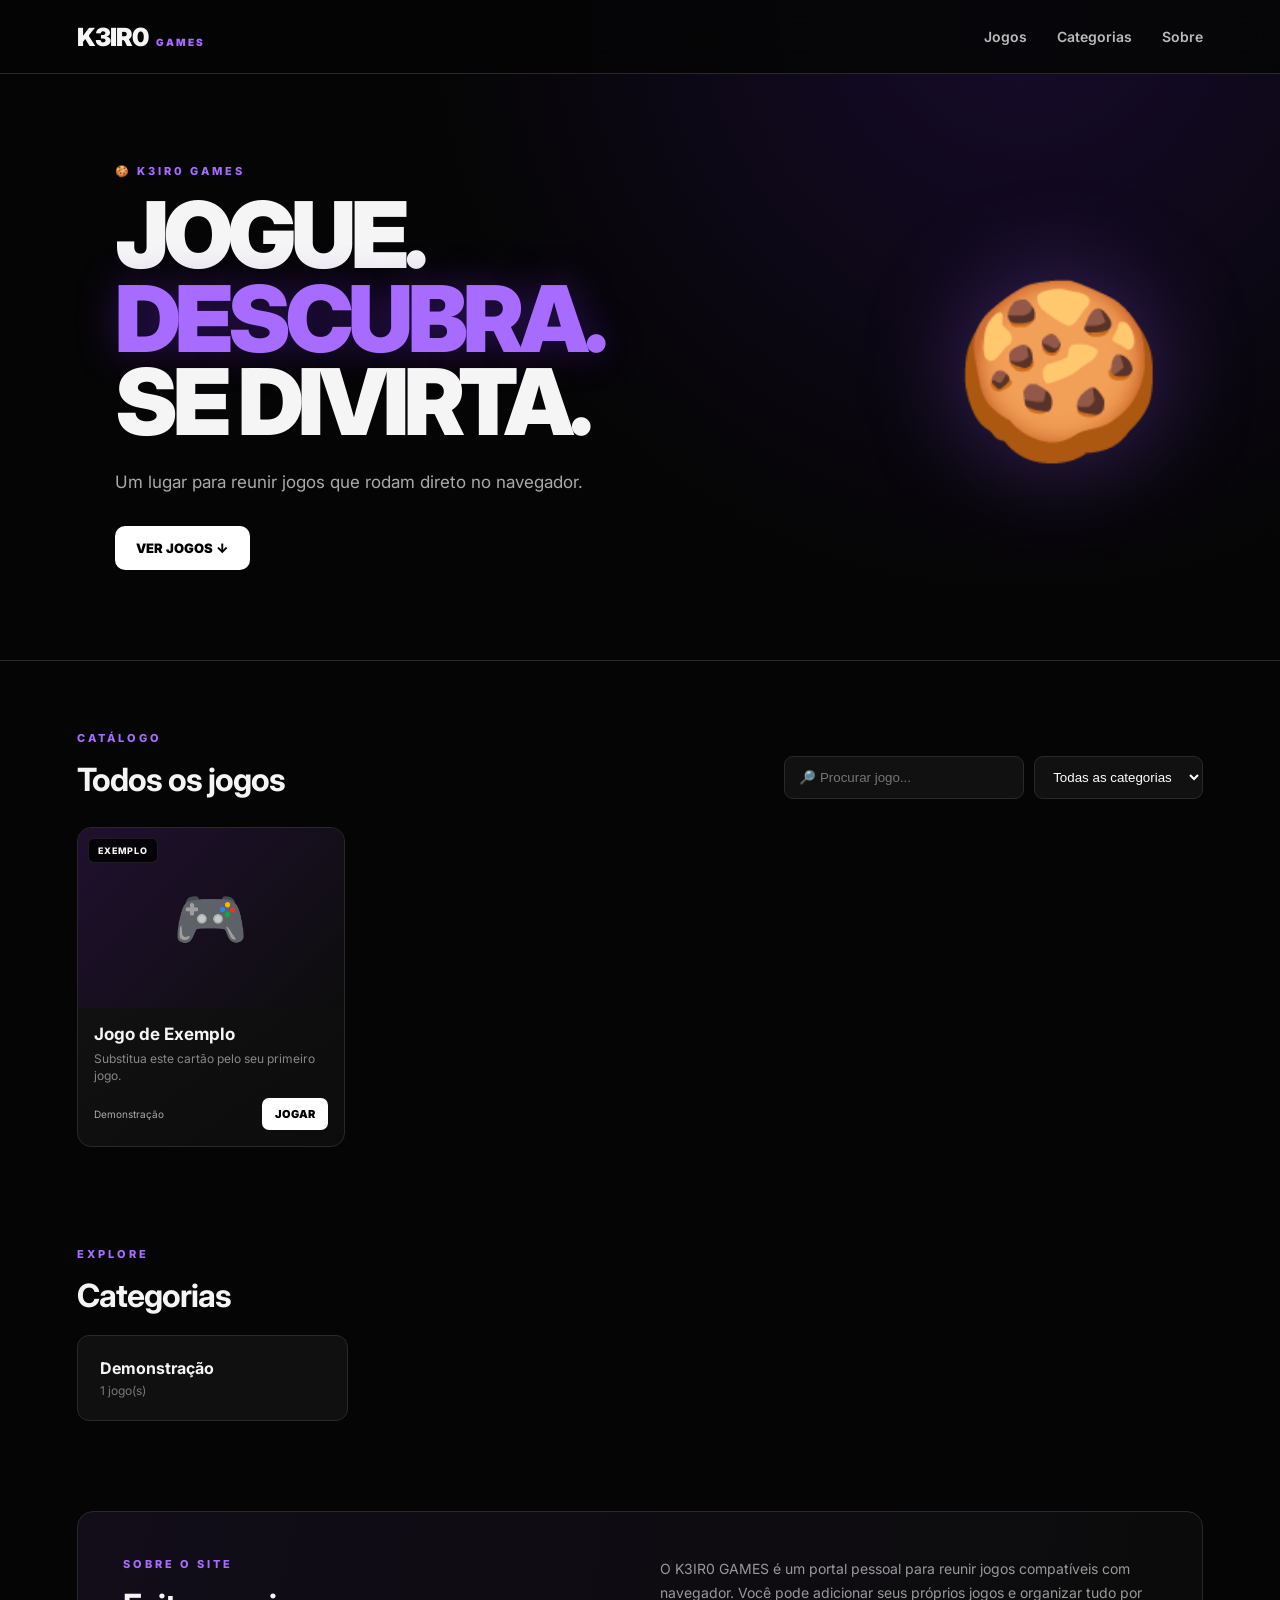
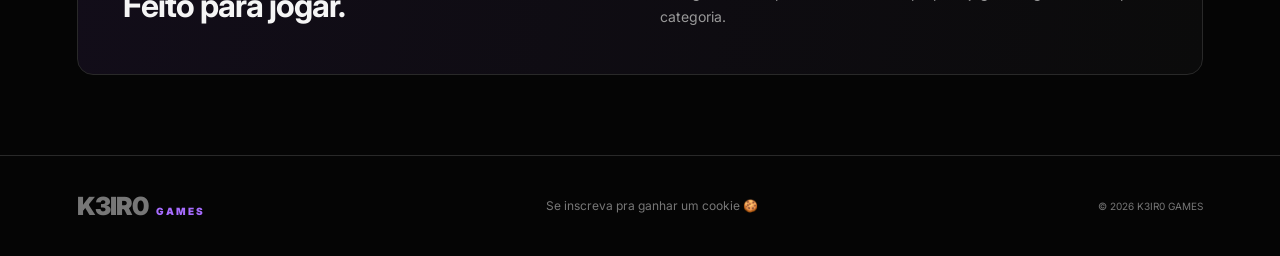
<file: K3IR0_GAMES_site (1)/index.html>
<!DOCTYPE html>
<html lang="pt-BR">
<head>
<meta charset="UTF-8">
<meta name="viewport" content="width=device-width,initial-scale=1.0">
<title>K3IR0 GAMES</title>
<meta name="description" content="K3IR0 GAMES — jogos grátis para jogar no navegador.">
<link rel="stylesheet" href="style.css">
</head>
<body>
<header class="topbar">
  <a class="logo" href="index.html"><span>K3IR0</span><small>GAMES</small></a>
  <nav>
    <a href="#jogos">Jogos</a>
    <a href="#categorias">Categorias</a>
    <a href="#sobre">Sobre</a>
  </nav>
  <button class="menu-btn" aria-label="Abrir menu">☰</button>
</header>

<main>
<section class="hero">
  <div class="hero-content">
    <p class="eyebrow">🍪 K3IR0 GAMES</p>
    <h1>JOGUE.<br><span>DESCUBRA.</span><br>SE DIVIRTA.</h1>
    <p class="hero-text">Um lugar para reunir jogos que rodam direto no navegador.</p>
    <a class="primary-btn" href="#jogos">VER JOGOS ↓</a>
  </div>
  <div class="hero-cookie">🍪</div>
</section>

<section class="toolbar" id="jogos">
  <div>
    <p class="section-kicker">CATÁLOGO</p>
    <h2>Todos os jogos</h2>
  </div>
  <div class="controls">
    <input id="search" type="search" placeholder="🔎 Procurar jogo..." aria-label="Procurar jogo">
    <select id="category" aria-label="Filtrar categoria">
      <option value="Todos">Todas as categorias</option>
    </select>
  </div>
</section>

<section class="game-grid" id="gameGrid"></section>
<div class="empty" id="empty" hidden>Nenhum jogo encontrado.</div>

<section class="categories" id="categorias">
  <p class="section-kicker">EXPLORE</p>
  <h2>Categorias</h2>
  <div class="category-grid" id="categoryGrid"></div>
</section>

<section class="about" id="sobre">
  <div>
    <p class="section-kicker">SOBRE O SITE</p>
    <h2>Feito para jogar.</h2>
  </div>
  <p>O K3IR0 GAMES é um portal pessoal para reunir jogos compatíveis com navegador. Você pode adicionar seus próprios jogos e organizar tudo por categoria.</p>
</section>
</main>

<footer>
  <div class="logo"><span>K3IR0</span><small>GAMES</small></div>
  <p>Se inscreva pra ganhar um cookie 🍪</p>
  <small>© 2026 K3IR0 GAMES</small>
</footer>

<script src="games.js"></script>
<script src="app.js"></script>
</body>
</html>
</file>
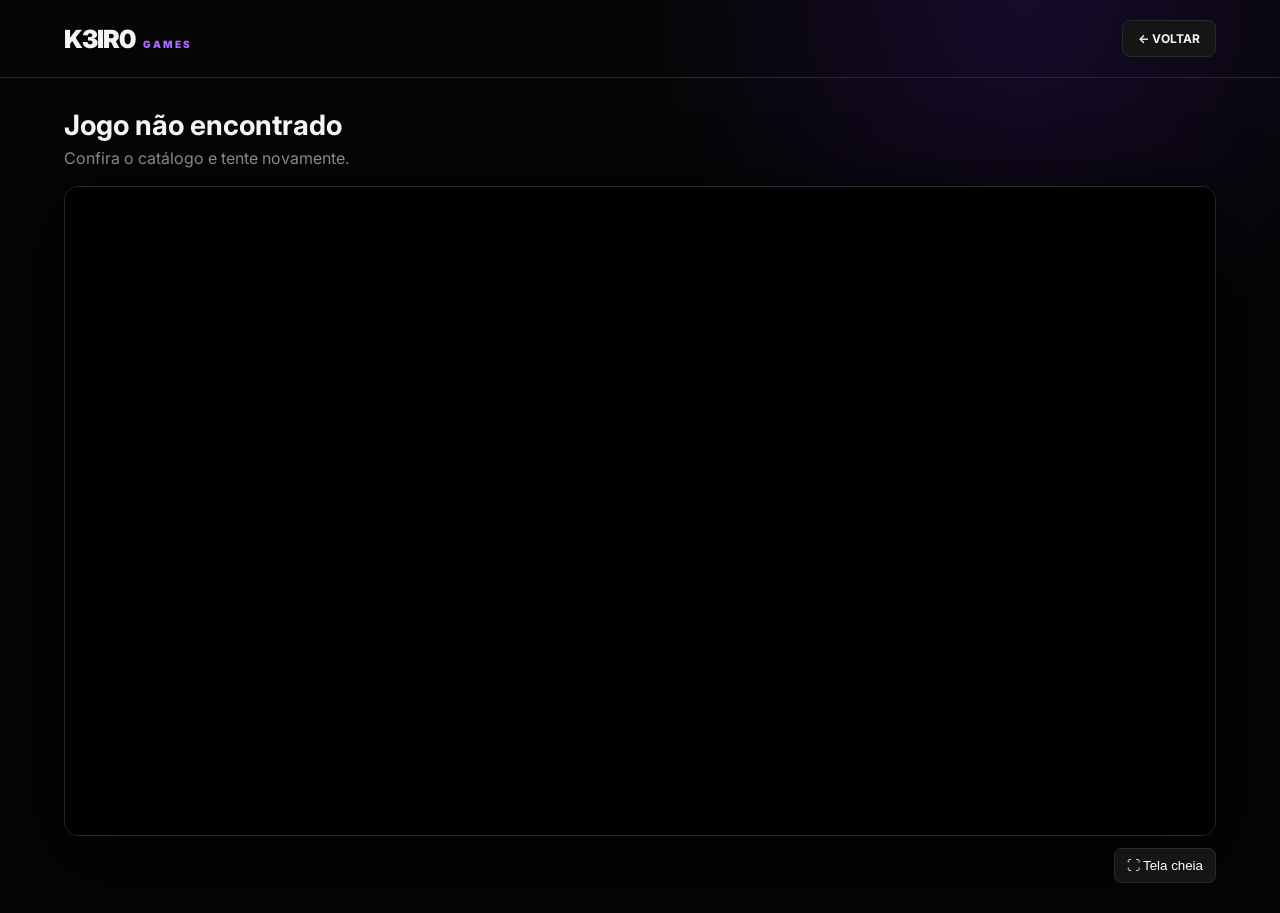
<file: K3IR0_GAMES_site (1)/player.html>
<!DOCTYPE html>
<html lang="pt-BR">
<head>
<meta charset="UTF-8"><meta name="viewport" content="width=device-width,initial-scale=1">
<title>K3IR0 GAMES — Jogando</title><link rel="stylesheet" href="style.css">
<style>
.player-page{min-height:100vh}.player-head{padding:20px 5%;display:flex;justify-content:space-between;align-items:center;border-bottom:1px solid var(--line)}.back{background:#151515;border:1px solid var(--line);padding:10px 15px;border-radius:8px;font-weight:700;font-size:12px}.stage{padding:30px 5%}.game-info{margin-bottom:18px}.game-info h1{font-size:28px}.game-info p{color:#888;margin-top:6px}.frame-wrap{background:#000;border:1px solid #292929;border-radius:14px;overflow:hidden;box-shadow:0 20px 80px #000}.frame-wrap iframe{display:block;width:100%;height:min(72vh,760px);border:0;background:#000}.tools{display:flex;justify-content:flex-end;gap:8px;margin-top:12px}.tools button{background:#151515;color:white;border:1px solid var(--line);padding:9px 12px;border-radius:7px;cursor:pointer}
</style></head>
<body class="player-page">
<header class="player-head"><a class="logo" href="index.html"><span>K3IR0</span><small>GAMES</small></a><a class="back" href="index.html">← VOLTAR</a></header>
<main class="stage"><div class="game-info"><h1 id="title">Carregando...</h1><p id="desc"></p></div><div class="frame-wrap"><iframe id="gameFrame" allow="fullscreen; gamepad; autoplay"></iframe></div><div class="tools"><button id="fullscreen">⛶ Tela cheia</button></div></main>
<script src="games.js"></script><script>
const id=new URLSearchParams(location.search).get("id");const g=games.find(x=>x.id===id);
if(!g){document.getElementById("title").textContent="Jogo não encontrado";document.getElementById("desc").textContent="Confira o catálogo e tente novamente."}
else{document.title="K3IR0 GAMES — "+g.title;document.getElementById("title").textContent=g.title;document.getElementById("desc").textContent=g.description;document.getElementById("gameFrame").src=g.url}
document.getElementById("fullscreen").onclick=()=>document.getElementById("gameFrame").requestFullscreen?.();
</script></body></html>
</file>
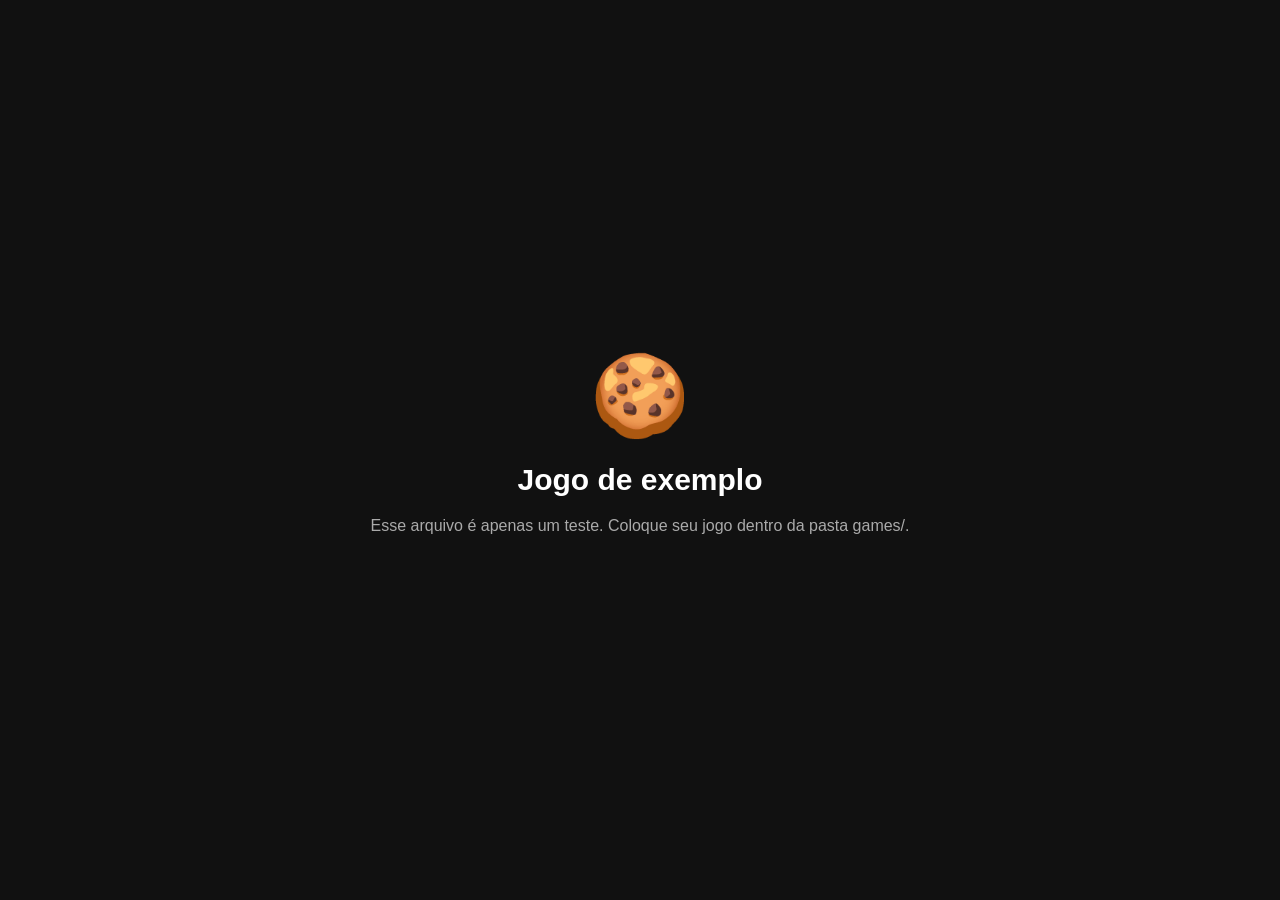
<file: K3IR0_GAMES_site (1)/games/demo.html>
<!doctype html><html lang="pt-BR"><head><meta charset="utf-8"><style>
html,body{margin:0;width:100%;height:100%;background:#111;color:white;font-family:Arial;display:grid;place-items:center;text-align:center}
.box{padding:30px}.cookie{font-size:80px}h1{font-size:30px}p{color:#aaa}
</style></head><body><div class="box"><div class="cookie">🍪</div><h1>Jogo de exemplo</h1><p>Esse arquivo é apenas um teste. Coloque seu jogo dentro da pasta games/.</p></div></body></html>
</file>
<file: K3IR0_GAMES_site (1)/style.css>
@import url('https://fonts.googleapis.com/css2?family=Inter:wght@400;500;600;700;800;900&display=swap');
:root{--bg:#050505;--card:#101010;--card2:#151515;--line:#292929;--text:#f5f5f5;--muted:#999;--accent:#9b5cff;--accent2:#6d28d9}
*{box-sizing:border-box;margin:0;padding:0}html{scroll-behavior:smooth}body{background:radial-gradient(circle at 80% 0%,#170b2c 0,transparent 28%),var(--bg);color:var(--text);font-family:Inter,Arial,sans-serif;min-height:100vh}a{color:inherit;text-decoration:none}.topbar{height:74px;border-bottom:1px solid var(--line);display:flex;align-items:center;justify-content:space-between;padding:0 6%;position:sticky;top:0;background:rgba(5,5,5,.88);backdrop-filter:blur(14px);z-index:10}.logo{display:flex;align-items:baseline;gap:8px;font-weight:900;letter-spacing:-1px}.logo span{font-size:25px}.logo small{font-size:10px;color:#a76cff;letter-spacing:2px}.topbar nav{display:flex;gap:30px;color:#bbb;font-size:14px;font-weight:600}.topbar nav a:hover{color:white}.menu-btn{display:none;background:none;border:0;color:white;font-size:25px}.hero{min-height:540px;padding:90px 9%;display:flex;align-items:center;justify-content:space-between;overflow:hidden;border-bottom:1px solid var(--line)}.hero-content{max-width:680px}.eyebrow,.section-kicker{font-size:11px;font-weight:800;letter-spacing:3px;color:#a76cff;margin-bottom:15px}.hero h1{font-size:clamp(48px,8vw,92px);line-height:.91;letter-spacing:-5px;font-weight:900}.hero h1 span{color:#a76cff;text-shadow:0 0 40px #6d28d966}.hero-text{color:#aaa;font-size:17px;line-height:1.6;margin:25px 0 30px;max-width:500px}.primary-btn{display:inline-block;background:white;color:black;padding:14px 21px;border-radius:10px;font-weight:900;font-size:13px;transition:.2s}.primary-btn:hover{transform:translateY(-2px);box-shadow:0 10px 35px #fff2}.hero-cookie{font-size:170px;filter:drop-shadow(0 0 50px #9b5cff55);animation:float 3s ease-in-out infinite}@keyframes float{50%{transform:translateY(-13px) rotate(4deg)}}.toolbar{padding:70px 6% 28px;display:flex;align-items:end;justify-content:space-between;gap:20px}.toolbar h2,.categories h2,.about h2{font-size:32px;letter-spacing:-1px}.controls{display:flex;gap:10px}.controls input,.controls select{background:#111;border:1px solid var(--line);color:white;border-radius:9px;padding:12px 14px;outline:none}.controls input{width:240px}.controls input:focus,.controls select:focus{border-color:#7c3aed}.game-grid{padding:0 6% 70px;display:grid;grid-template-columns:repeat(4,1fr);gap:18px}.game-card{background:linear-gradient(145deg,#141414,#0c0c0c);border:1px solid var(--line);border-radius:14px;overflow:hidden;transition:.2s}.game-card:hover{transform:translateY(-5px);border-color:#6d28d966;box-shadow:0 15px 40px #000}.cover{height:180px;background:linear-gradient(135deg,#20102f,#0d0d0d);display:flex;align-items:center;justify-content:center;font-size:60px;position:relative}.cover img{width:100%;height:100%;object-fit:cover}.badge{position:absolute;top:10px;left:10px;background:#000c;border:1px solid #ffffff1a;padding:6px 9px;border-radius:6px;font-size:9px;font-weight:800;letter-spacing:1px}.card-body{padding:16px}.card-body h3{font-size:17px;margin-bottom:7px}.card-body p{font-size:12px;color:#888;height:32px;line-height:1.4}.card-bottom{display:flex;justify-content:space-between;align-items:center;margin-top:15px}.tag{font-size:10px;color:#aaa}.play{background:white;color:black;border:0;border-radius:7px;padding:9px 13px;font-size:11px;font-weight:900;cursor:pointer}.play:hover{background:#a76cff;color:white}.empty{text-align:center;color:#888;padding:30px}.categories{padding:30px 6% 90px}.category-grid{display:grid;grid-template-columns:repeat(4,1fr);gap:14px;margin-top:20px}.category{padding:22px;background:#101010;border:1px solid var(--line);border-radius:12px;cursor:pointer}.category:hover{border-color:#a76cff}.category strong{display:block;font-size:16px}.category span{display:block;color:#777;font-size:12px;margin-top:5px}.about{margin:0 6% 80px;padding:45px;border:1px solid var(--line);border-radius:16px;background:linear-gradient(100deg,#120d19,#0b0b0b);display:grid;grid-template-columns:1fr 1fr;gap:40px}.about>p{color:#999;line-height:1.7;font-size:14px}footer{border-top:1px solid var(--line);padding:35px 6%;display:flex;align-items:center;justify-content:space-between;color:#777;font-size:12px}.empty[hidden]{display:none}@media(max-width:900px){.game-grid{grid-template-columns:repeat(2,1fr)}.category-grid{grid-template-columns:repeat(2,1fr)}.hero-cookie{font-size:110px}.about{grid-template-columns:1fr}}@media(max-width:600px){.topbar nav{display:none}.menu-btn{display:block}.hero{padding:65px 7%;min-height:500px}.hero h1{letter-spacing:-3px}.hero-cookie{display:none}.toolbar{padding:55px 7% 22px;display:block}.controls{margin-top:20px}.controls input{width:100%;flex:1}.controls select{width:150px}.game-grid{padding:0 7% 55px;grid-template-columns:1fr}.category-grid{grid-template-columns:1fr 1fr}.categories{padding-left:7%;padding-right:7%}.about{margin-left:7%;margin-right:7%;padding:28px;grid-template-columns:1fr}footer{padding:28px 7%;display:block}footer p{margin:12px 0}}
</file>
